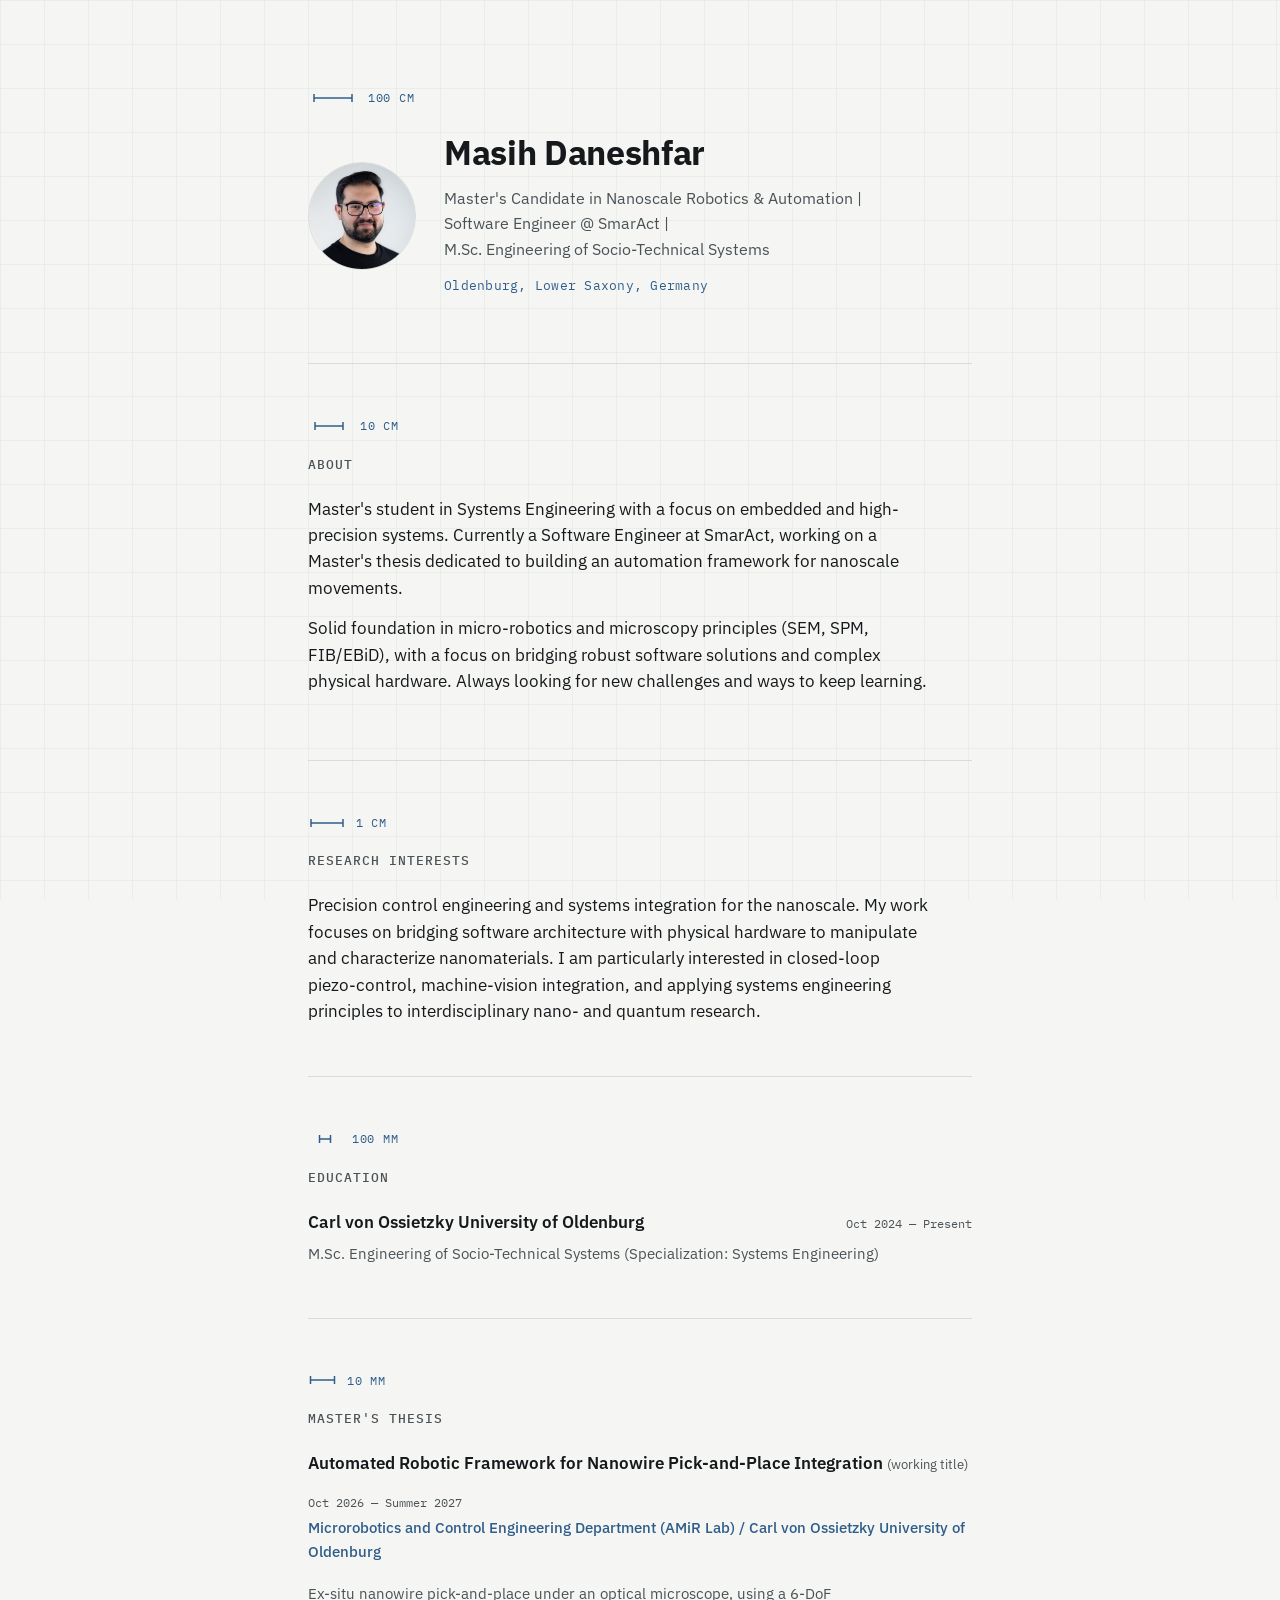
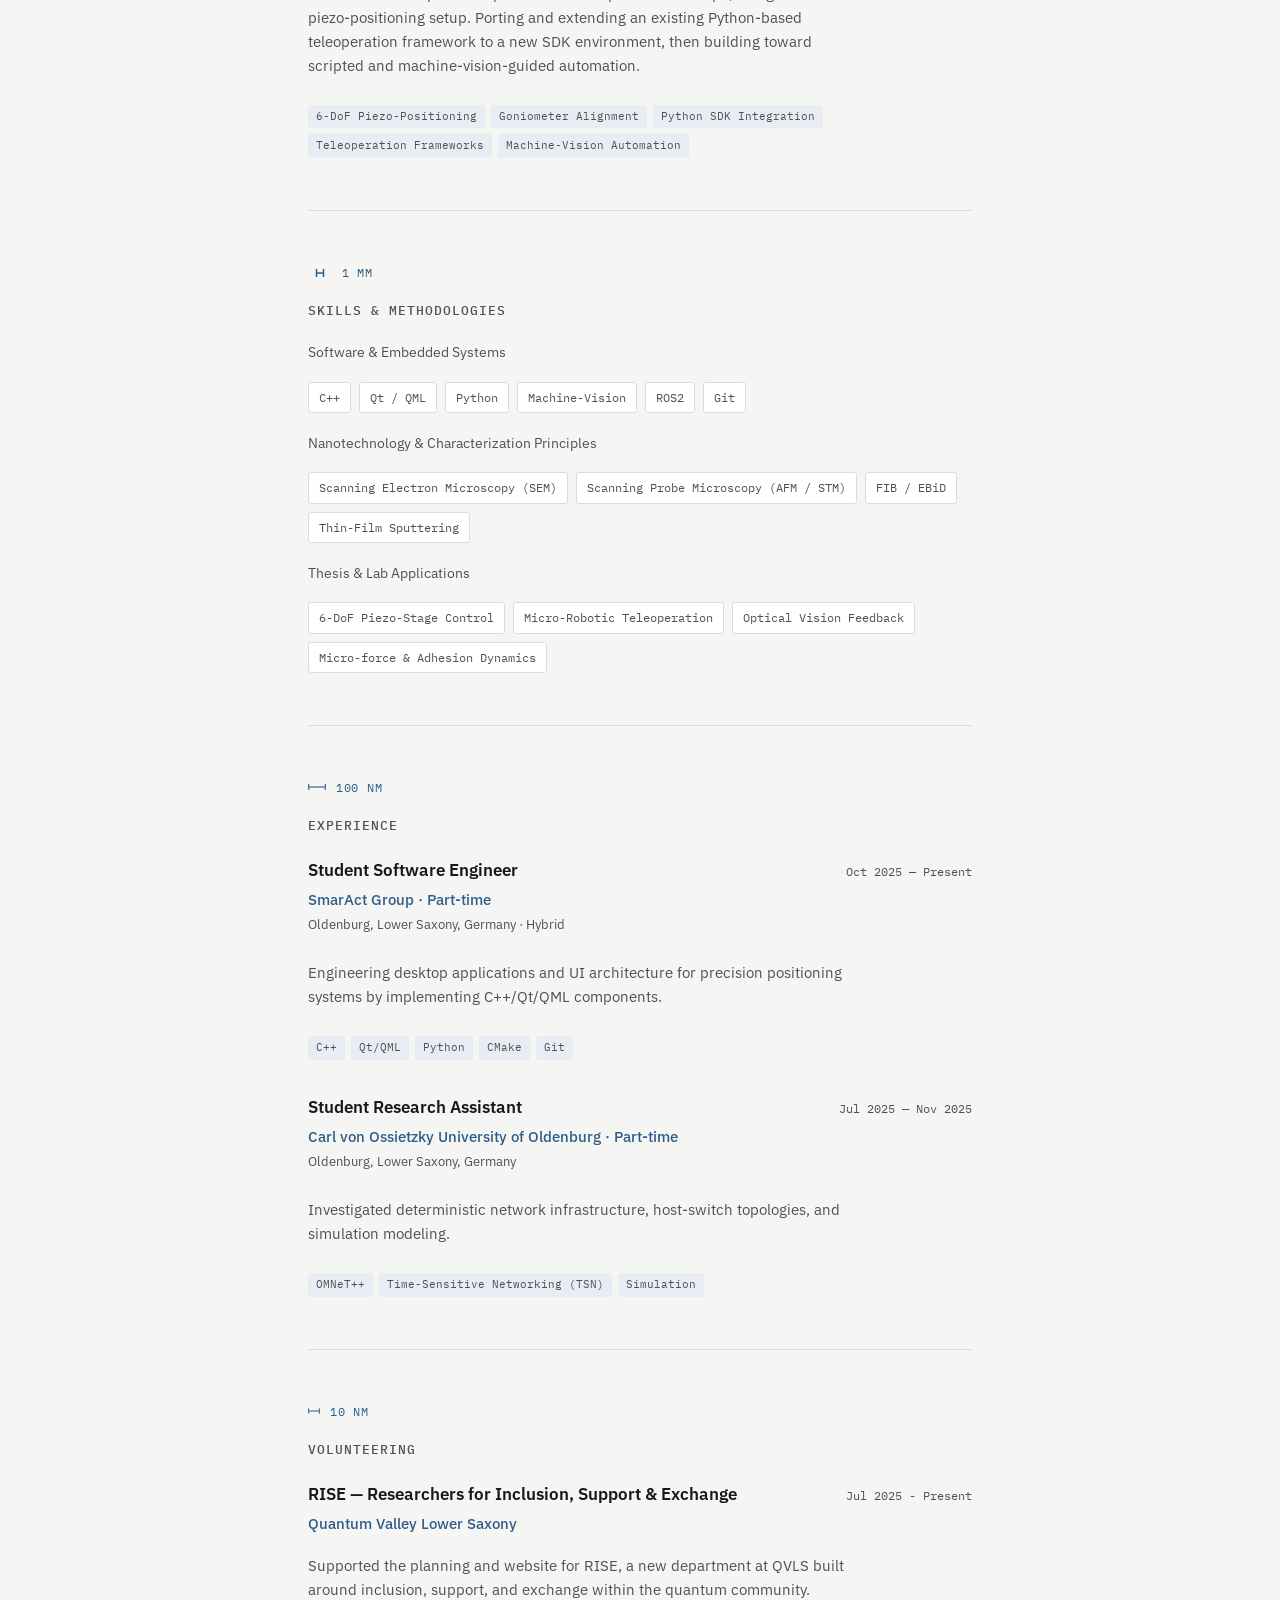
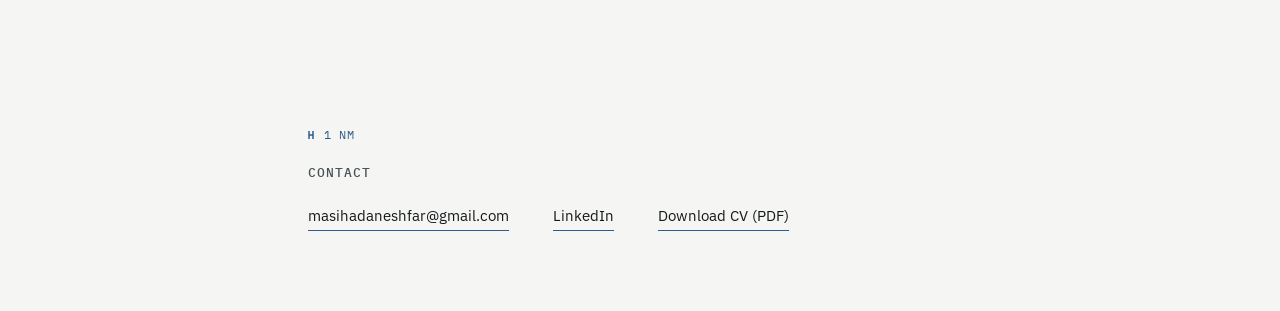
<file: index.html>
<!DOCTYPE html>
<html lang="en">
<head>
<meta charset="UTF-8">
<meta name="viewport" content="width=device-width, initial-scale=1.0">
<title>Masih Daneshfar — Software Engineer, Systems Engineering</title>
<meta name="description" content="Masih Daneshfar — Software Engineer at SmarAct, Master's Candidate in Systems Engineering focused on nanoscale automation.">
<link rel="preconnect" href="https://fonts.googleapis.com">
<link rel="preconnect" href="https://fonts.gstatic.com" crossorigin>
<link href="https://fonts.googleapis.com/css2?family=IBM+Plex+Mono:wght@400;500;600&family=IBM+Plex+Sans:wght@400;500;600;700&display=swap" rel="stylesheet">
<style>
  :root{
    --bg: #f5f6f4;
    --paper: #ffffff;
    --ink: #16191b;
    --ink-soft: #4b5256;
    --line: #d9dcd8;
    --accent: #2f5d8a;
    --accent-soft: #e7edf3;
    --amber: #c67a2e;
    --mono: 'IBM Plex Mono', ui-monospace, monospace;
    --sans: 'IBM Plex Sans', -apple-system, sans-serif;
  }

  * { box-sizing: border-box; }

  html { scroll-behavior: smooth; }

  body {
    margin: 0;
    background: var(--bg);
    color: var(--ink);
    font-family: var(--sans);
    line-height: 1.6;
    -webkit-font-smoothing: antialiased;
  }

  body::before{
    content: "";
    position: fixed;
    inset: 0;
    background-image:
      linear-gradient(var(--line) 1px, transparent 1px),
      linear-gradient(90deg, var(--line) 1px, transparent 1px);
    background-size: 44px 44px;
    opacity: 0.35;
    pointer-events: none;
    z-index: 0;
  }

  .wrap {
    max-width: 720px;
    margin: 0 auto;
    padding: 0 28px;
    position: relative;
    z-index: 1;
  }

  /* Scale bar — the recurring signature element.
     Modeled on the measurement bars used in SEM/SPM micrographs;
     the labeled length shrinks section by section as the page
     moves from the macro (hero) toward the nanoscale (skills). */
  .scalebar {
    display: flex;
    align-items: center;
    gap: 10px;
    font-family: var(--mono);
    font-size: 12px;
    letter-spacing: 0.06em;
    color: var(--accent);
    text-transform: uppercase;
    margin-bottom: 18px;
  }
  .scalebar svg { display: block; overflow: visible; }
  .scalebar .tick { stroke: var(--accent); stroke-width: 1.5; }

  header.hero {
    padding: 88px 0 56px;
    border-bottom: 1px solid var(--line);
  }

  .hero-row {
    display: flex;
    align-items: center;
    gap: 28px;
  }

  .portrait {
    width: 108px;
    height: 108px;
    border-radius: 50%;
    object-fit: cover;
    border: 1px solid var(--line);
    flex-shrink: 0;
    background: var(--paper);
  }

  h1 {
    font-size: 34px;
    font-weight: 700;
    margin: 0 0 6px;
    letter-spacing: -0.01em;
  }

  .headline {
    font-size: 16px;
    color: var(--ink-soft);
    margin: 0 0 10px;
    max-width: 46ch;
  }

  .location {
    font-family: var(--mono);
    font-size: 12.5px;
    color: var(--accent);
    letter-spacing: 0.02em;
  }

  section {
    padding: 52px 0;
    border-bottom: 1px solid var(--line);
  }

  section:last-of-type { border-bottom: none; }

  h2 {
    font-size: 12.5px;
    font-family: var(--mono);
    text-transform: uppercase;
    letter-spacing: 0.08em;
    color: var(--ink-soft);
    margin: 0 0 22px;
    font-weight: 500;
  }

  .about p {
    font-size: 16.5px;
    max-width: 62ch;
    margin: 0 0 14px;
  }

  .skill-chips {
    display: flex;
    flex-wrap: wrap;
    gap: 8px;
    margin-top: 18px;
  }

  .chip {
    font-family: var(--mono);
    font-size: 12px;
    padding: 5px 10px;
    border: 1px solid var(--line);
    border-radius: 3px;
    color: var(--ink-soft);
    background: var(--paper);
  }

  .entry {
    display: grid;
    grid-template-columns: 1fr;
    gap: 4px;
    margin-bottom: 34px;
  }
  .entry:last-child { margin-bottom: 0; }

  .entry-top {
    display: flex;
    justify-content: space-between;
    align-items: baseline;
    gap: 16px;
    flex-wrap: wrap;
  }

  .entry-role {
    font-size: 17px;
    font-weight: 600;
  }

  .entry-date {
    font-family: var(--mono);
    font-size: 12px;
    color: var(--ink-soft);
    white-space: nowrap;
  }

  .entry-org {
    font-size: 14.5px;
    color: var(--accent);
    font-weight: 500;
  }

  .entry-loc {
    font-size: 13px;
    color: var(--ink-soft);
    margin-bottom: 6px;
  }

  .entry-desc {
    font-size: 15px;
    color: var(--ink-soft);
    max-width: 60ch;
  }

  .entry-skills {
    margin-top: 8px;
    display: flex;
    flex-wrap: wrap;
    gap: 6px;
  }
  .entry-skills span {
    font-family: var(--mono);
    font-size: 11px;
    color: var(--ink-soft);
    background: var(--accent-soft);
    padding: 3px 8px;
    border-radius: 3px;
  }

  .edu-degree { font-size: 15px; color: var(--ink-soft); margin-top: 2px; }

  footer {
    padding: 56px 0 80px;
  }

  .contact-links {
    display: flex;
    gap: 22px;
    flex-wrap: wrap;
    font-size: 15px;
  }

  .contact-links a {
    color: var(--ink);
    text-decoration: none;
    border-bottom: 1px solid var(--accent);
    padding-bottom: 2px;
    margin-right: 22px;
  }
  .contact-links a:last-child { margin-right: 0; }
  .contact-links a:hover { color: var(--accent); }

  .foot-note {
    margin-top: 40px;
    font-family: var(--mono);
    font-size: 11px;
    color: var(--ink-soft);
    opacity: 0.6;
  }

  @media (max-width: 560px) {
    .wrap { padding: 0 20px; }
    header.hero { padding: 56px 0 40px; }
    .hero-row { flex-direction: column; align-items: flex-start; gap: 18px; }
    h1 { font-size: 27px; }
    section { padding: 40px 0; }
  }

  @media (prefers-reduced-motion: reduce) {
    html { scroll-behavior: auto; }
  }

  a:focus-visible, .portrait:focus-visible {
    outline: 2px solid var(--accent);
    outline-offset: 3px;
  }
</style>
</head>
<body>

<div class="wrap">

  <header class="hero">
    <div class="scalebar" aria-hidden="true">
      <svg width="50" height="10" viewBox="0 0 40 10"><line class="tick" x1="1" y1="1" x2="1" y2="9"/><line class="tick" x1="1" y1="5" x2="39" y2="5"/><line class="tick" x1="39" y1="1" x2="39" y2="9"/></svg>
      <span>100 cm</span>
    </div>
    <div class="hero-row">
      <img class="portrait" src="profile.jpg" alt="Portrait of Masih Daneshfar">
      <div>
        <h1>Masih Daneshfar</h1>
        <p class="headline">Master's Candidate in Nanoscale Robotics &amp; Automation | <br>
          Software Engineer @ SmarAct | <br>
          M.Sc. Engineering of Socio-Technical Systems</p>
        <p class="location">Oldenburg, Lower Saxony, Germany</p>
      </div>
    </div>
  </header>

  <section class="about">
    <div class="scalebar" aria-hidden="true">
      <svg width="42" height="10" viewBox="0 0 30 10"><line class="tick" x1="1" y1="1" x2="1" y2="9"/><line class="tick" x1="1" y1="5" x2="29" y2="5"/><line class="tick" x1="29" y1="1" x2="29" y2="9"/></svg>
      <span>10 cm</span>
    </div>
    <h2>About</h2>
    <p>Master's student in Systems Engineering with a focus on embedded and high-precision systems. Currently a Software Engineer at SmarAct, working on a Master's thesis dedicated to building an automation framework for nanoscale movements.</p>
    <p>Solid foundation in micro-robotics and microscopy principles (SEM, SPM, FIB/EBiD), with a focus on bridging robust software solutions and complex physical hardware. Always looking for new challenges and ways to keep learning.</p>
  </section>

  <section class="research-interests">
  <div class="scalebar" aria-hidden="true">
    <svg width="38" height="10" viewBox="0 0 34 10"><line class="tick" x1="1" y1="1" x2="1" y2="9"/><line class="tick" x1="1" y1="5" x2="33" y2="5"/><line class="tick" x1="33" y1="1" x2="33" y2="9"/></svg>
    <span>1 cm</span>
  </div>
  <h2>Research Interests</h2>
  <p style="font-size: 16.5px; max-width: 62ch; margin: 0;">
    Precision control engineering and systems integration for the nanoscale. My work focuses on bridging software architecture with physical hardware to manipulate and characterize nanomaterials. I am particularly interested in closed-loop piezo-control, machine-vision integration, and applying systems engineering principles to interdisciplinary nano- and quantum research.
  </p>
</section>

  <section class="education">
    <div class="scalebar" aria-hidden="true">
      <svg width="34" height="10" viewBox="0 0 13 10"><line class="tick" x1="1" y1="1" x2="1" y2="9"/><line class="tick" x1="1" y1="5" x2="12" y2="5"/><line class="tick" x1="12" y1="1" x2="12" y2="9"/></svg>
      <span>100 mm</span>
    </div>
    <h2>Education</h2>
    <div class="entry">
      <div class="entry-top">
        <span class="entry-role">Carl von Ossietzky University of Oldenburg</span>
        <span class="entry-date">Oct 2024 — Present</span>
      </div>
      <span class="edu-degree">M.Sc. Engineering of Socio-Technical Systems (Specialization: Systems Engineering)</span>
    </div>
  </section>

  <section class="thesis">
    <div class="scalebar" aria-hidden="true">
      <svg width="29" height="10" viewBox="0 0 26 10"><line class="tick" x1="1" y1="1" x2="1" y2="9"/><line class="tick" x1="1" y1="5" x2="25" y2="5"/><line class="tick" x1="25" y1="1" x2="25" y2="9"/></svg>
      <span>10 mm</span>
    </div>
    <h2>Master's Thesis</h2>
    <div class="entry">
      <div class="entry-top">
        <span class="entry-role">Automated Robotic Framework for Nanowire Pick-and-Place Integration <span style="font-weight:400; color:var(--ink-soft); font-size:13px;">(working title)</span></span>
        <span class="entry-date">Oct 2026 — Summer 2027</span>
      </div>
      <span class="entry-org">Microrobotics and Control Engineering Department (AMiR Lab) / Carl von Ossietzky University of Oldenburg </span>
      <p class="entry-desc">Ex-situ nanowire pick-and-place under an optical microscope, using a 6-DoF piezo-positioning setup. Porting and extending an existing Python-based teleoperation framework to a new SDK environment, then building toward scripted and machine-vision-guided automation.</p>
      <div class="entry-skills">
        <span>6-DoF Piezo-Positioning</span><span>Goniometer Alignment</span><span>Python SDK Integration</span><span>Teleoperation Frameworks</span><span>Machine-Vision Automation</span>
      </div>
    </div>
  </section> 

  <section class="skills">
    <div class="scalebar" aria-hidden="true">
      <svg width="24" height="10" viewBox="0 0 9 10"><line class="tick" x1="1" y1="1" x2="1" y2="9"/><line class="tick" x1="1" y1="5" x2="8" y2="5"/><line class="tick" x1="8" y1="1" x2="8" y2="9"/></svg>
      <span>1 mm</span>
    </div>
    <h2>Skills &amp; Methodologies</h2>
    
    <p style="font-size: 13.5px; color: var(--ink-soft); margin: 0 0 8px;">Software &amp; Embedded Systems</p>
    <div class="skill-chips">
      <span class="chip">C++</span>
      <span class="chip">Qt / QML</span>
      <span class="chip">Python</span>
      <span class="chip">Machine-Vision</span>
      <span class="chip">ROS2</span>
      <span class="chip">Git</span>
    </div>

    <p style="font-size: 13.5px; color: var(--ink-soft); margin: 20px 0 8px;">Nanotechnology &amp; Characterization Principles</p>
    <div class="skill-chips">
      <span class="chip">Scanning Electron Microscopy (SEM)</span>
      <span class="chip">Scanning Probe Microscopy (AFM / STM)</span>
      <span class="chip">FIB / EBiD</span>
      <span class="chip">Thin-Film Sputtering</span>
    </div>

    <p style="font-size: 13.5px; color: var(--ink-soft); margin: 20px 0 8px;">Thesis &amp; Lab Applications</p>
    <div class="skill-chips">
      <span class="chip">6-DoF Piezo-Stage Control</span>
      <span class="chip">Micro-Robotic Teleoperation</span>
      <span class="chip">Optical Vision Feedback</span>
      <span class="chip">Micro-force &amp; Adhesion Dynamics</span>
    </div>
  </section>

  <section class="experience">
    <div class="scalebar" aria-hidden="true">
      <svg width="18" height="10" viewBox="0 0 24 10"><line class="tick" x1="1" y1="1" x2="1" y2="9"/><line class="tick" x1="1" y1="5" x2="23" y2="5"/><line class="tick" x1="23" y1="1" x2="23" y2="9"/></svg>
      <span>100 nm</span>
    </div>
    <h2>Experience</h2>

    <div class="entry">
      <div class="entry-top">
        <span class="entry-role">Student Software Engineer</span>
        <span class="entry-date">Oct 2025 — Present</span>
      </div>
      <span class="entry-org">SmarAct Group · Part-time</span>
      <span class="entry-loc">Oldenburg, Lower Saxony, Germany · Hybrid</span>
      <p class="entry-desc">Engineering desktop applications and UI architecture for precision positioning systems by implementing C++/Qt/QML components.</p>
      <div class="entry-skills">
        <span>C++</span><span>Qt/QML</span><span>Python</span><span>CMake</span><span>Git</span>
      </div>
    </div>

    <div class="entry">
      <div class="entry-top">
        <span class="entry-role">Student Research Assistant</span>
        <span class="entry-date">Jul 2025 — Nov 2025</span>
      </div>
      <span class="entry-org">Carl von Ossietzky University of Oldenburg · Part-time</span>
      <span class="entry-loc">Oldenburg, Lower Saxony, Germany</span>
      <p class="entry-desc">Investigated deterministic network infrastructure, host-switch topologies, and simulation modeling.</p>
      <div class="entry-skills">
        <span>OMNeT++</span><span>Time-Sensitive Networking (TSN)</span><span>Simulation</span>
      </div>
    </div>
  </section>

  <section class="volunteer">
    <div class="scalebar" aria-hidden="true">
      <svg width="12" height="10" viewBox="0 0 18 10"><line class="tick" x1="1" y1="1" x2="1" y2="9"/><line class="tick" x1="1" y1="5" x2="17" y2="5"/><line class="tick" x1="17" y1="1" x2="17" y2="9"/></svg>
      <span>10 nm</span>
    </div>
    <h2>Volunteering</h2>
    <div class="entry">
      <div class="entry-top">
        <span class="entry-role">RISE — Researchers for Inclusion, Support &amp; Exchange</span>
        <span class="entry-date">Jul 2025 - Present</span>
      </div>
      <span class="entry-org">Quantum Valley Lower Saxony</span>
      <p class="entry-desc">Supported the planning and website for RISE, a new department at QVLS built around inclusion, support, and exchange within the quantum community.</p>
    </div>
  </section>

  

  

  <footer>
    <div class="scalebar" aria-hidden="true">
      <svg width="6" height="10" viewBox="0 0 6 10"><line class="tick" x1="1" y1="1" x2="1" y2="9"/><line class="tick" x1="1" y1="5" x2="5" y2="5"/><line class="tick" x1="5" y1="1" x2="5" y2="9"/></svg>
      <span>1 nm</span>
    </div>
    <h2>Contact</h2>
    <div class="contact-links">
  <a href="mailto:masihadaneshfar@gmail.com">masihadaneshfar@gmail.com</a>
  <a href="https://www.linkedin.com/in/masih-daneshfar-7a494a314/" target="_blank" rel="noopener">LinkedIn</a>
  <a href="Masih_Daneshfar_CV.pdf" target="_blank" rel="noopener">Download CV (PDF)</a>
</div>
  </footer>

</div>

</body>
</html>
</file>
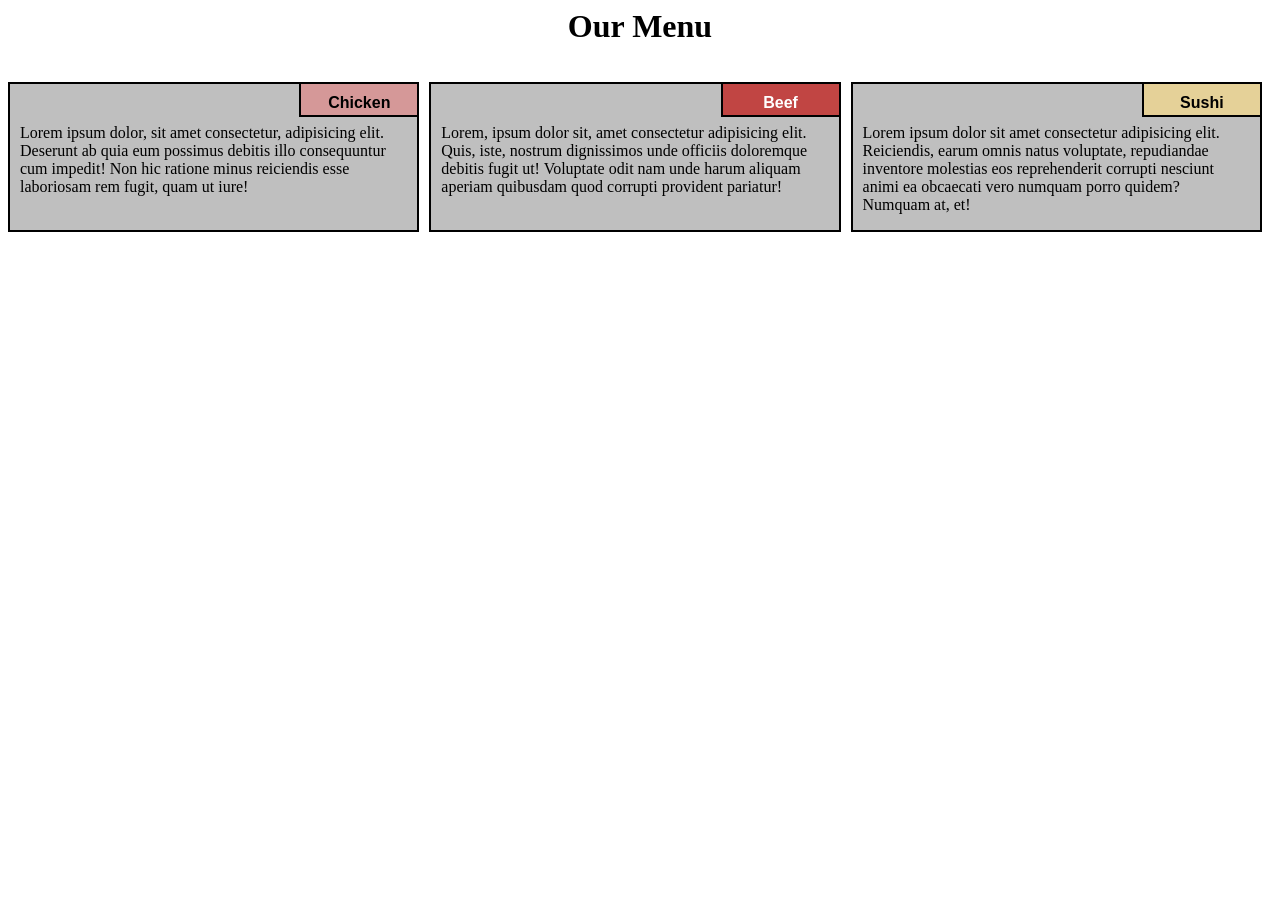
<file: mod2_solution/index.html>
<html lang="en">
  <head>
    <meta charset="UTF-8" />
    <meta name="viewport" content="width=device-width, initial-scale=1.0" />
    <link rel="stylesheet" href="css/style.css" />
    <title>Responsive Layout</title>
  </head>
  <body>
    <div class="row">
      <h1>Our Menu</h1>
      <div class="container col-lg-4 col-md-6 col-sm-12">
        <p>
          Lorem ipsum dolor, sit amet consectetur, adipisicing elit. Deserunt ab quia eum possimus debitis illo consequuntur cum impedit! Non hic
          ratione minus reiciendis esse laboriosam rem fugit, quam ut iure!
        </p>
        <p id="p1">Chicken</p>
      </div>

      <div class="container col-lg-4 col-md-6 col-sm-12">
        <p>
          Lorem, ipsum dolor sit, amet consectetur adipisicing elit. Quis, iste, nostrum dignissimos unde officiis doloremque debitis fugit ut!
          Voluptate odit nam unde harum aliquam aperiam quibusdam quod corrupti provident pariatur!
        </p>

        <p id="p2">Beef</p>
      </div>

      <div class="container col-lg-4 col-md-12 col-sm-12">
        <p>
          Lorem ipsum dolor sit amet consectetur adipisicing elit. Reiciendis, earum omnis natus voluptate, repudiandae inventore molestias eos
          reprehenderit corrupti nesciunt animi ea obcaecati vero numquam porro quidem? Numquam at, et!
        </p>

        <p id="p3">Sushi</p>
      </div>
    </div>
  </body>
</html>
</file>
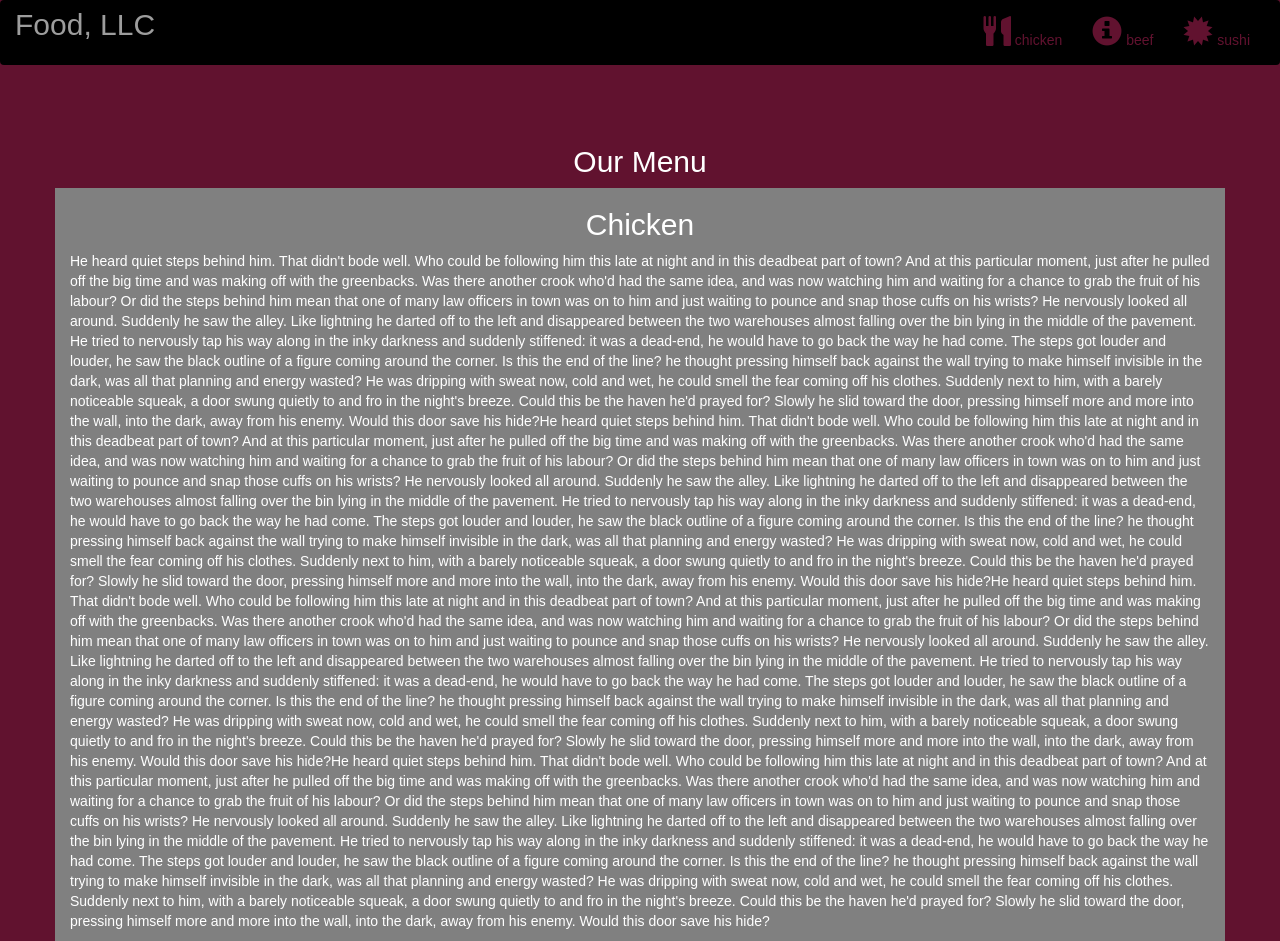
<file: mod3_solution/index.html>
<!DOCTYPE html>
<html lang="en">
<head>
  <title>Bootstrap Example</title>
  <meta charset="utf-8">
  <meta name="viewport" content="width=device-width, initial-scale=1">
  <link rel="stylesheet" href="https://maxcdn.bootstrapcdn.com/bootstrap/3.4.1/css/bootstrap.min.css">
  <link rel="stylesheet" type="text/css" href="style.css">
  <script src="https://ajax.googleapis.com/ajax/libs/jquery/3.5.1/jquery.min.js"></script>
  <script src="https://maxcdn.bootstrapcdn.com/bootstrap/3.4.1/js/bootstrap.min.js"></script>
</head>
<body>

<nav class="navbar navbar-inverse">
  <div class="container-fluid">
    <div class="navbar-header">
      <button type="button" class="navbar-toggle" data-toggle="collapse" data-target="#myNavbar">
        <span class="icon-bar"></span>
        <span class="icon-bar"></span>
        <span class="icon-bar"></span>                        
      </button>
      <a class="navbar-brand" href="#" >Food, LLC</a>
    </div>
    <div class="collapse navbar-collapse" id="myNavbar">
    
      <ul class="nav navbar-nav navbar-right" >
        <li style>
        <a href="#" > 
        <span class="glyphicon glyphicon-cutlery"></span> chicken</a>
        </li>
        <li>
        <a href="#" >
        <span class="glyphicon glyphicon-info-sign"></span> beef</a>
        </li>
        <li>
        <a href="#">
        <span class="glyphicon glyphicon-certificate"></span> sushi</a>
        </li>
      </ul>
    </div>
  </div>
</nav>
<br>
<br>  
<h1><p class="text-center">Our Menu</p></h1>


<div id="main-content" class="container">
  <div id="home-tiles" class="row">
      <div class="col-md-12 col-sm-12 col-xs-12">
            
            <p id="chickstory">
          <h2>Chicken</h2>
              He heard quiet steps behind him. That didn't bode well. Who could be following him this late at night and in this deadbeat part of town? And at this particular moment, just after he pulled off the big time and was making off with the greenbacks. Was there another crook who'd had the same idea, and was now watching him and waiting for a chance to grab the fruit of his labour? Or did the steps behind him mean that one of many law officers in town was on to him and just waiting to pounce and snap those cuffs on his wrists? He nervously looked all around. Suddenly he saw the alley. Like lightning he darted off to the left and disappeared between the two warehouses almost falling over the bin lying in the middle of the pavement. He tried to nervously tap his way along in the inky darkness and suddenly stiffened: it was a dead-end, he would have to go back the way he had come. The steps got louder and louder, he saw the black outline of a figure coming around the corner. Is this the end of the line? he thought pressing himself back against the wall trying to make himself invisible in the dark, was all that planning and energy wasted? He was dripping with sweat now, cold and wet, he could smell the fear coming off his clothes. Suddenly next to him, with a barely noticeable squeak, a door swung quietly to and fro in the night's breeze. Could this be the haven he'd prayed for? Slowly he slid toward the door, pressing himself more and more into the wall, into the dark, away from his enemy. Would this door save his hide?He heard quiet steps behind him. That didn't bode well. Who could be following him this late at night and in this deadbeat part of town? And at this particular moment, just after he pulled off the big time and was making off with the greenbacks. Was there another crook who'd had the same idea, and was now watching him and waiting for a chance to grab the fruit of his labour? Or did the steps behind him mean that one of many law officers in town was on to him and just waiting to pounce and snap those cuffs on his wrists? He nervously looked all around. Suddenly he saw the alley. Like lightning he darted off to the left and disappeared between the two warehouses almost falling over the bin lying in the middle of the pavement. He tried to nervously tap his way along in the inky darkness and suddenly stiffened: it was a dead-end, he would have to go back the way he had come. The steps got louder and louder, he saw the black outline of a figure coming around the corner. Is this the end of the line? he thought pressing himself back against the wall trying to make himself invisible in the dark, was all that planning and energy wasted? He was dripping with sweat now, cold and wet, he could smell the fear coming off his clothes. Suddenly next to him, with a barely noticeable squeak, a door swung quietly to and fro in the night's breeze. Could this be the haven he'd prayed for? Slowly he slid toward the door, pressing himself more and more into the wall, into the dark, away from his enemy. Would this door save his hide?He heard quiet steps behind him. That didn't bode well. Who could be following him this late at night and in this deadbeat part of town? And at this particular moment, just after he pulled off the big time and was making off with the greenbacks. Was there another crook who'd had the same idea, and was now watching him and waiting for a chance to grab the fruit of his labour? Or did the steps behind him mean that one of many law officers in town was on to him and just waiting to pounce and snap those cuffs on his wrists? He nervously looked all around. Suddenly he saw the alley. Like lightning he darted off to the left and disappeared between the two warehouses almost falling over the bin lying in the middle of the pavement. He tried to nervously tap his way along in the inky darkness and suddenly stiffened: it was a dead-end, he would have to go back the way he had come. The steps got louder and louder, he saw the black outline of a figure coming around the corner. Is this the end of the line? he thought pressing himself back against the wall trying to make himself invisible in the dark, was all that planning and energy wasted? He was dripping with sweat now, cold and wet, he could smell the fear coming off his clothes. Suddenly next to him, with a barely noticeable squeak, a door swung quietly to and fro in the night's breeze. Could this be the haven he'd prayed for? Slowly he slid toward the door, pressing himself more and more into the wall, into the dark, away from his enemy. Would this door save his hide?He heard quiet steps behind him. That didn't bode well. Who could be following him this late at night and in this deadbeat part of town? And at this particular moment, just after he pulled off the big time and was making off with the greenbacks. Was there another crook who'd had the same idea, and was now watching him and waiting for a chance to grab the fruit of his labour? Or did the steps behind him mean that one of many law officers in town was on to him and just waiting to pounce and snap those cuffs on his wrists? He nervously looked all around. Suddenly he saw the alley. Like lightning he darted off to the left and disappeared between the two warehouses almost falling over the bin lying in the middle of the pavement. He tried to nervously tap his way along in the inky darkness and suddenly stiffened: it was a dead-end, he would have to go back the way he had come. The steps got louder and louder, he saw the black outline of a figure coming around the corner. Is this the end of the line? he thought pressing himself back against the wall trying to make himself invisible in the dark, was all that planning and energy wasted? He was dripping with sweat now, cold and wet, he could smell the fear coming off his clothes. Suddenly next to him, with a barely noticeable squeak, a door swung quietly to and fro in the night's breeze. Could this be the haven he'd prayed for? Slowly he slid toward the door, pressing himself more and more into the wall, into the dark, away from his enemy. Would this door save his hide?
            </p>
      </div>
    </div>
</div>

</body>
</html>
</file>
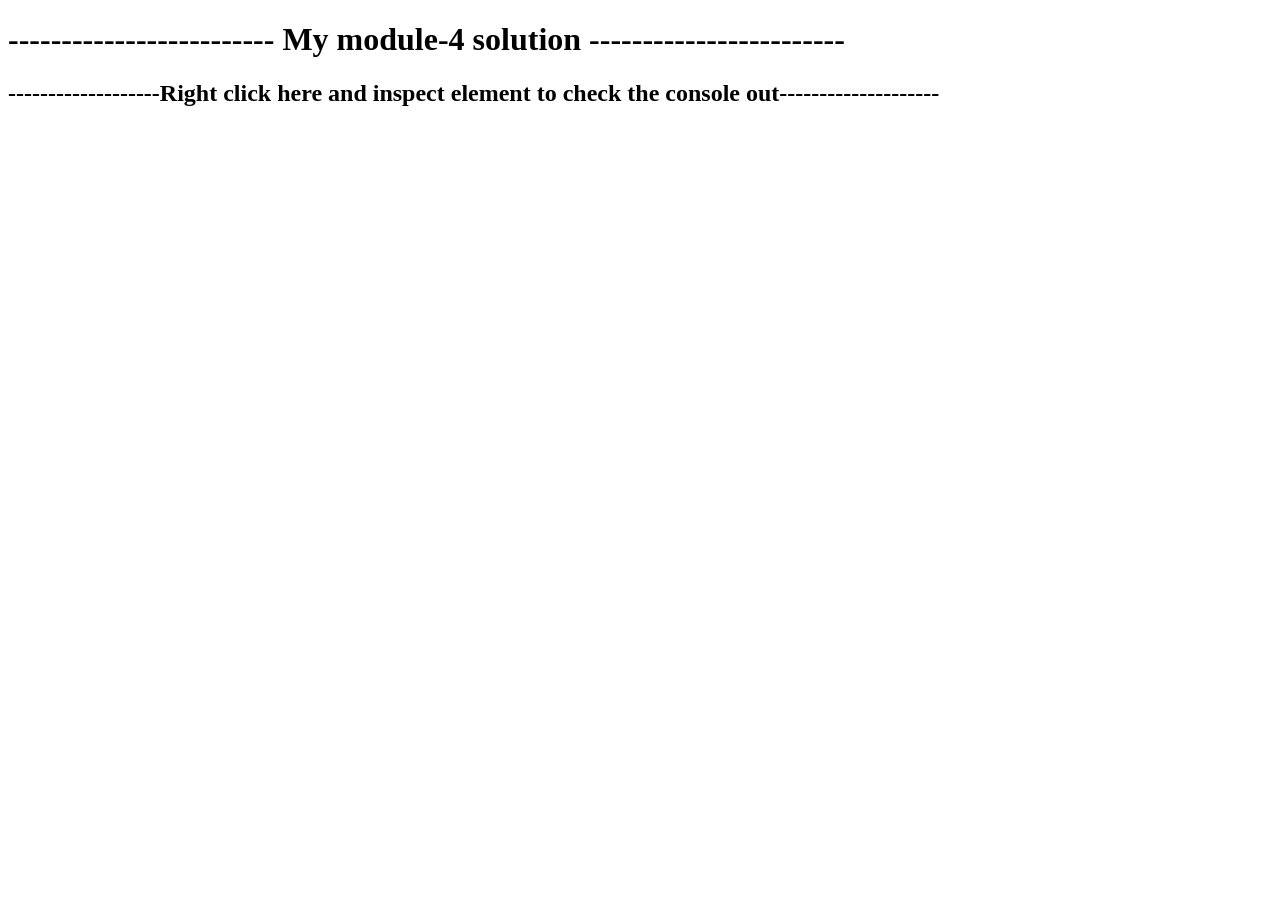
<file: mod4_solution/index.html>
<!DOCTYPE html>
<html>
<head>
	<title></title>
</head>
<body>
	<h1>------------------------- My module-4 solution ------------------------</h1>
  <h2>-------------------Right click here and inspect element to check the console out--------------------</h2>
	<script src="script.js" ="text/javascript">
	
		</script>

</body>
</html>
</file>
<file: mod2_solution/css/style.css>
* {
  box-sizing: border-box;
}

h1 {
  text-align: center;
}

p {
  background-color: #bfbfbf;
  border: 2px solid black;
  height: 150px;
  margin-right: 10px;
  padding: 40px 10px 5px 10px;
  overflow: hidden;
}

.container {
  position: relative;
}

#p1 {
  background-color: #d59898;
  position: absolute;
  top: 0;
  right: 0;
  font-weight: bold;
  height: 35px;
  width: 120px;
  padding: 10px;
  text-align: center;
  font-family: Arial, Helvetica, sans-serif;
}
#p2 {
  background-color: #c14543;
  color: white;
  position: absolute;
  top: 0;
  right: 0;
  font-weight: bold;
  height: 35px;
  width: 120px;
  padding: 10px;
  text-align: center;
  font-family: Arial, Helvetica, sans-serif;
}
#p3 {
  background-color: #e5d198;
  position: absolute;
  top: 0;
  right: 0;
  font-weight: bold;
  height: 35px;
  width: 120px;
  padding: 10px;
  text-align: center;
  font-family: Arial, Helvetica, sans-serif;
}

.row {
  width: 100%;
}

/********** Large devices only **********/
@media (min-width: 992px) {
  .col-lg-1,
  .col-lg-2,
  .col-lg-3,
  .col-lg-4,
  .col-lg-5,
  .col-lg-6,
  .col-lg-7,
  .col-lg-8,
  .col-lg-9,
  .col-lg-10,
  .col-lg-11,
  .col-lg-12 {
    float: left;
  }
  .col-lg-1 {
    width: 8.33%;
  }
  .col-lg-2 {
    width: 16.66%;
  }
  .col-lg-3 {
    width: 25%;
  }
  .col-lg-4 {
    width: 33.33%;
  }
  .col-lg-5 {
    width: 41.66%;
  }
  .col-lg-6 {
    width: 50%;
  }
  .col-lg-7 {
    width: 58.33%;
  }
  .col-lg-8 {
    width: 66.66%;
  }
  .col-lg-9 {
    width: 74.99%;
  }
  .col-lg-10 {
    width: 83.33%;
  }
  .col-lg-11 {
    width: 91.66%;
  }
  .col-lg-12 {
    width: 100%;
  }
}

/********** Medium devices only **********/
@media (min-width: 768px) and (max-width: 991px) {
  .col-md-1,
  .col-md-2,
  .col-md-3,
  .col-md-4,
  .col-md-5,
  .col-md-6,
  .col-md-7,
  .col-md-8,
  .col-md-9,
  .col-md-10,
  .col-md-11,
  .col-md-12 {
    float: left;
  }
  .col-md-1 {
    width: 8.33%;
  }
  .col-md-2 {
    width: 16.66%;
  }
  .col-md-3 {
    width: 25%;
  }
  .col-md-4 {
    width: 33.33%;
  }
  .col-md-5 {
    width: 41.66%;
  }
  .col-md-6 {
    width: 50%;
  }
  .col-md-7 {
    width: 58.33%;
  }
  .col-md-8 {
    width: 66.66%;
  }
  .col-md-9 {
    width: 74.99%;
  }
  .col-md-10 {
    width: 83.33%;
  }
  .col-md-11 {
    width: 91.66%;
  }
  .col-md-12 {
    width: 100%;
  }
}

/********** Mobile only **********/
@media (max-width: 767px) {
  .col-sm-1,
  .col-sm-2,
  .col-sm-3,
  .col-sm-4,
  .col-sm-5,
  .col-sm-6,
  .col-sm-7,
  .col-sm-8,
  .col-sm-9,
  .col-sm-10,
  .col-sm-11,
  .col-sm-12 {
    float: left;
  }
  .col-sm-1 {
    width: 8.33%;
  }
  .col-sm-2 {
    width: 16.66%;
  }
  .col-sm-3 {
    width: 25%;
  }
  .col-sm-4 {
    width: 33.33%;
  }
  .col-sm-5 {
    width: 41.66%;
  }
  .col-sm-6 {
    width: 50%;
  }
  .col-sm-7 {
    width: 58.33%;
  }
  .col-sm-8 {
    width: 66.66%;
  }
  .col-sm-9 {
    width: 74.99%;
  }
  .col-sm-10 {
    width: 83.33%;
  }
  .col-sm-11 {
    width: 91.66%;
  }
  .col-sm-12 {
    width: 100%;
  }
}
</file>
<file: mod3_solution/style.css>
*{
	margin: 0;
	padding: 0;
	
}
.navbar{

border: none;
background-color: black;
color: #61122F;
}
body{
	background-color: #61122F;
	color: white;
}
.glyphicon{
	font-size: 30px;
	color:#61122F; 
}

.center{
	width: 90%;
	background-color: grey;

}
.container
{
	background-color: grey;
}
.text-center{
	font-size: 30px;
}

h2{
	text-align: center;
}
#myNavbar ul li a {
	color: #61122F;
}
.navbar-brand{
font-size: 30px;	
}
</file>
